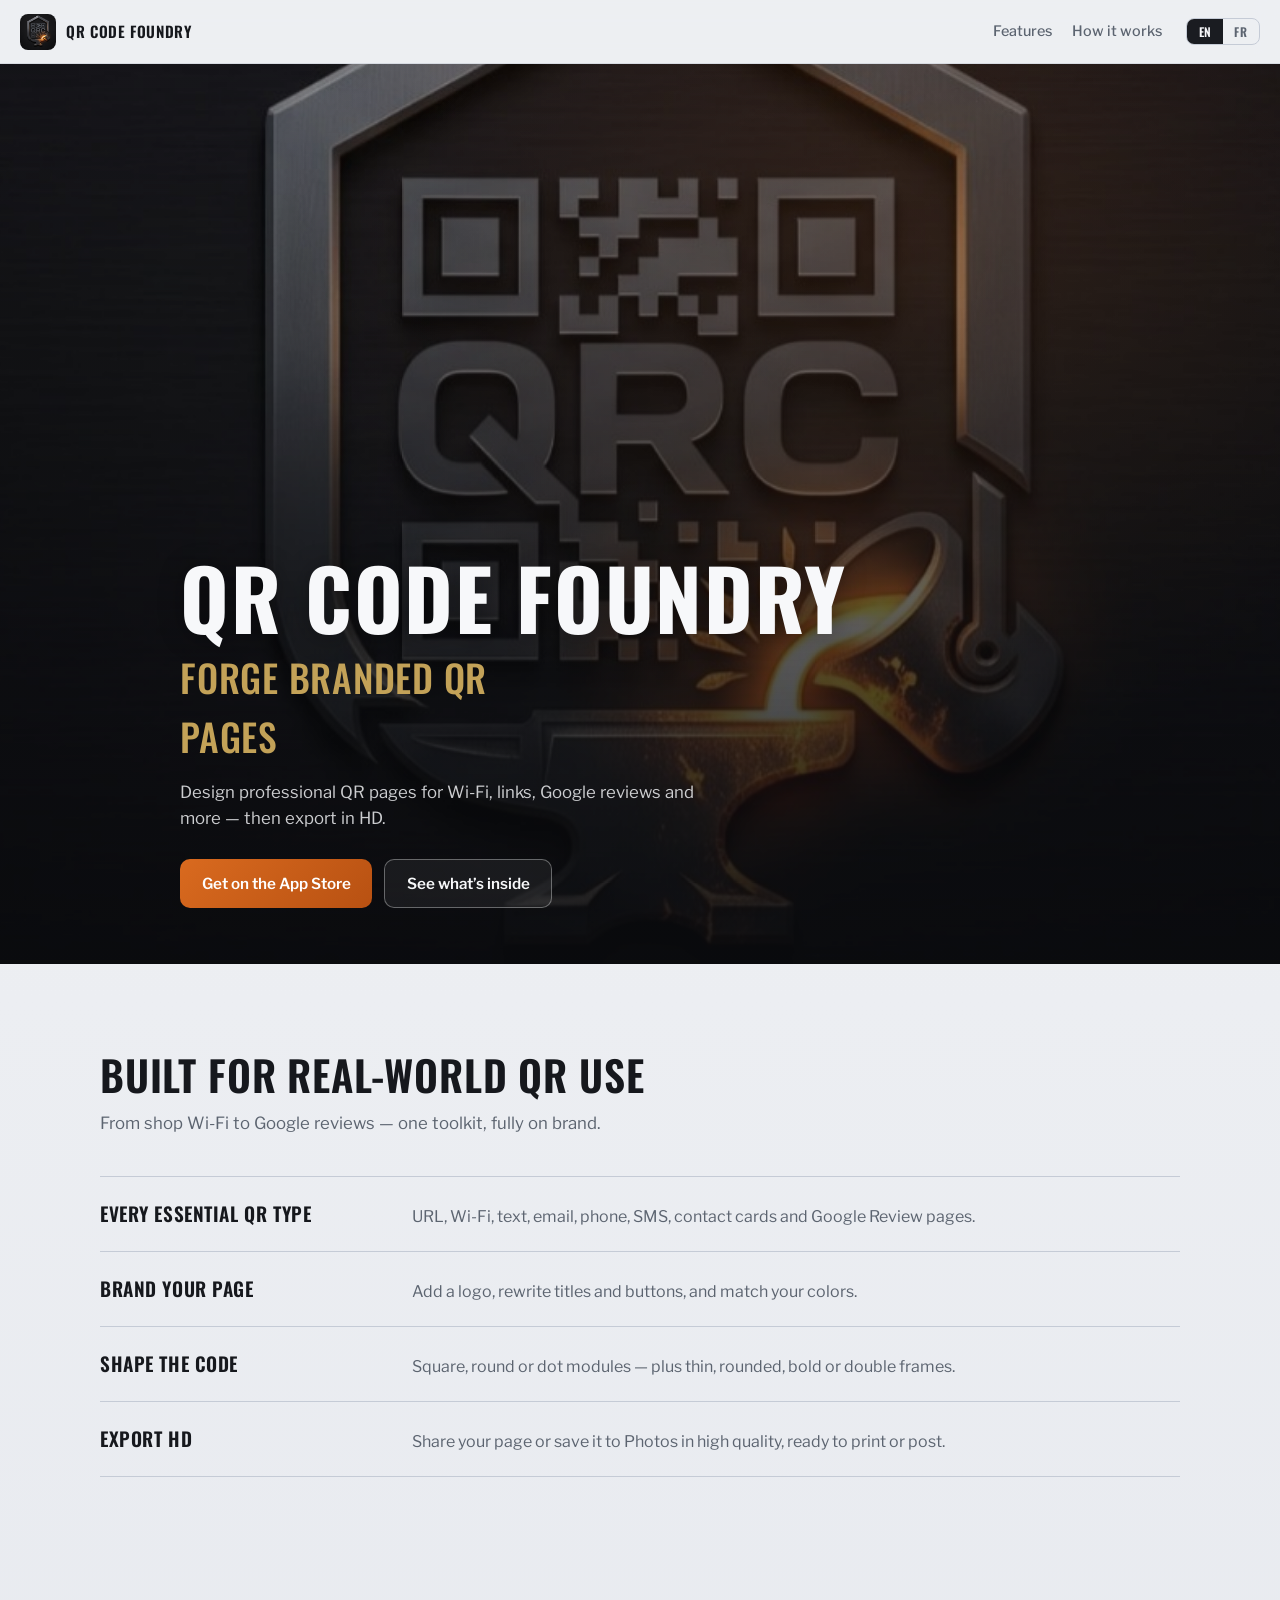
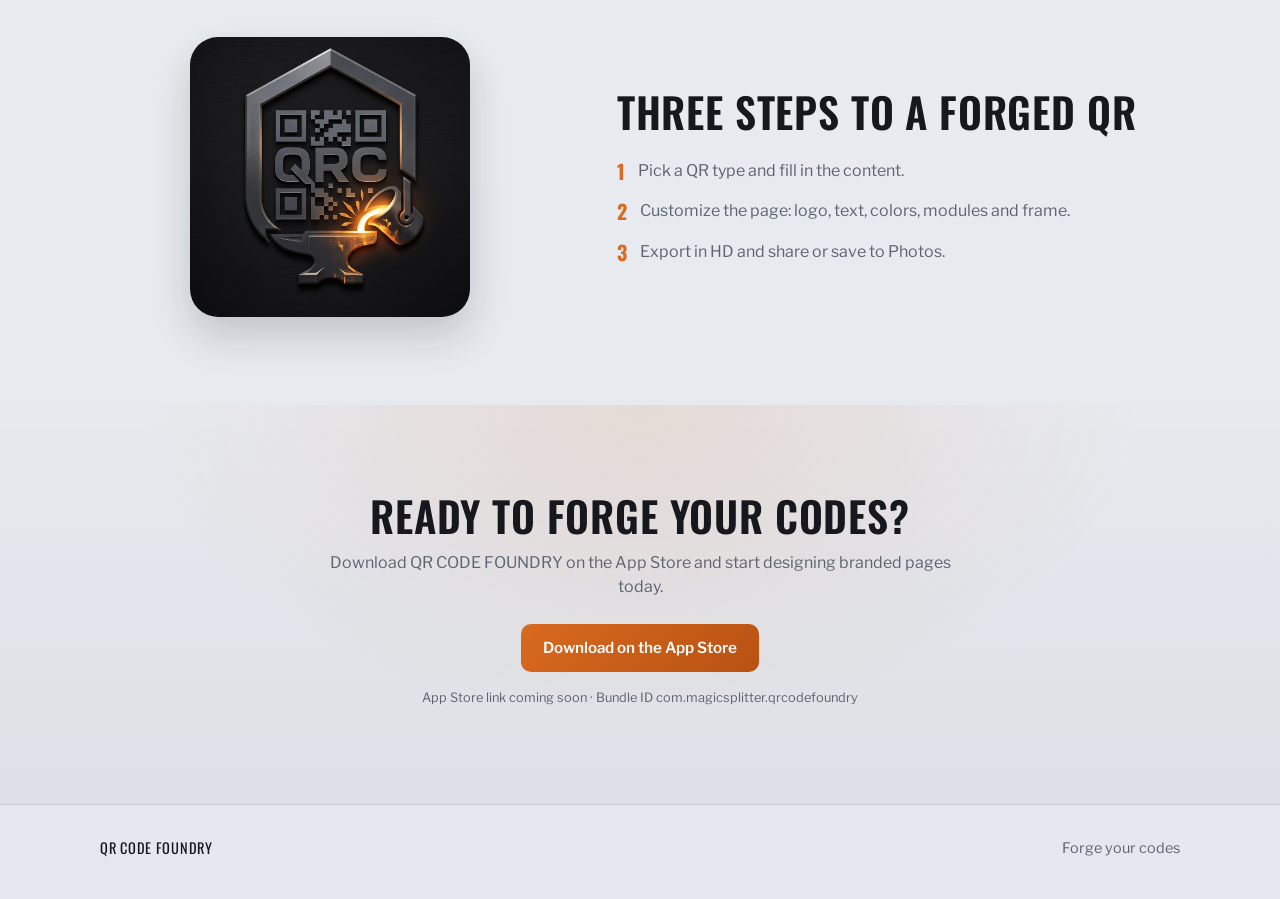
<file: landing/index.html>
<!DOCTYPE html>
<html lang="en">
<head>
  <meta charset="UTF-8" />
  <meta name="viewport" content="width=device-width, initial-scale=1" />
  <title>QR CODE FOUNDRY</title>
  <meta name="description" content="Forge branded QR code pages for iOS — Wi‑Fi, links, Google reviews and more." />
  <link rel="icon" href="assets/icon.png" type="image/png" />
  <link rel="preconnect" href="https://fonts.googleapis.com" />
  <link rel="preconnect" href="https://fonts.gstatic.com" crossorigin />
  <link href="https://fonts.googleapis.com/css2?family=Libre+Franklin:wght@400;500;600&family=Oswald:wght@500;600;700&display=swap" rel="stylesheet" />
  <link rel="stylesheet" href="styles.css" />
</head>
<body>
  <header class="topbar">
    <a class="topbar__brand" href="#top" aria-label="QR CODE FOUNDRY">
      <img src="assets/icon.png" alt="" width="36" height="36" />
      <span data-i18n="brandShort">QR CODE FOUNDRY</span>
    </a>
    <nav class="topbar__nav" aria-label="Primary">
      <a href="#features" data-i18n="nav.features">Features</a>
      <a href="#how" data-i18n="nav.how">How it works</a>
    </nav>
    <div class="lang" role="group" aria-label="Language">
      <button type="button" class="lang__btn is-active" data-lang="en">EN</button>
      <button type="button" class="lang__btn" data-lang="fr">FR</button>
    </div>
  </header>

  <main id="top">
    <section class="hero">
      <div class="hero__media" aria-hidden="true">
        <img src="assets/logo.jpg" alt="" />
        <div class="hero__shade"></div>
      </div>
      <div class="hero__content">
        <p class="hero__brand" data-i18n="brand">QR CODE FOUNDRY</p>
        <h1 data-i18n="hero.title">Forge branded QR pages</h1>
        <p class="hero__lead" data-i18n="hero.lead">
          Design professional QR pages for Wi‑Fi, links, Google reviews and more — then export in HD.
        </p>
        <div class="hero__cta">
          <a class="btn btn--primary" href="#download" data-i18n="hero.cta">Get on the App Store</a>
          <a class="btn btn--ghost" href="#features" data-i18n="hero.secondary">See what’s inside</a>
        </div>
      </div>
    </section>

    <section class="band" id="features">
      <div class="wrap">
        <h2 data-i18n="features.title">Built for real-world QR use</h2>
        <p class="band__sub" data-i18n="features.sub">
          From shop Wi‑Fi to Google reviews — one toolkit, fully on brand.
        </p>
        <ul class="feature-list">
          <li>
            <strong data-i18n="features.f1.title">Every essential QR type</strong>
            <span data-i18n="features.f1.body">URL, Wi‑Fi, text, email, phone, SMS, contact cards and Google Review pages.</span>
          </li>
          <li>
            <strong data-i18n="features.f2.title">Brand your page</strong>
            <span data-i18n="features.f2.body">Add a logo, rewrite titles and buttons, and match your colors.</span>
          </li>
          <li>
            <strong data-i18n="features.f3.title">Shape the code</strong>
            <span data-i18n="features.f3.body">Square, round or dot modules — plus thin, rounded, bold or double frames.</span>
          </li>
          <li>
            <strong data-i18n="features.f4.title">Export HD</strong>
            <span data-i18n="features.f4.body">Share your page or save it to Photos in high quality, ready to print or post.</span>
          </li>
        </ul>
      </div>
    </section>

    <section class="split" id="how">
      <div class="split__visual">
        <img src="assets/icon.png" alt="QR CODE FOUNDRY app icon" />
      </div>
      <div class="split__copy">
        <h2 data-i18n="how.title">Three steps to a forged QR</h2>
        <ol class="steps">
          <li data-i18n="how.s1">Pick a QR type and fill in the content.</li>
          <li data-i18n="how.s2">Customize the page: logo, text, colors, modules and frame.</li>
          <li data-i18n="how.s3">Export in HD and share or save to Photos.</li>
        </ol>
      </div>
    </section>

    <section class="cta-final" id="download">
      <div class="wrap wrap--narrow">
        <h2 data-i18n="final.title">Ready to forge your codes?</h2>
        <p data-i18n="final.lead">Download QR CODE FOUNDRY on the App Store and start designing branded pages today.</p>
        <a class="btn btn--primary" href="#" data-i18n="final.cta">Download on the App Store</a>
        <p class="fine" data-i18n="final.note">App Store link coming soon · Bundle ID com.magicsplitter.qrcodefoundry</p>
      </div>
    </section>
  </main>

  <footer class="footer">
    <div class="wrap footer__row">
      <p data-i18n="footer.brand">QR CODE FOUNDRY</p>
      <p data-i18n="footer.tag">Forge your codes</p>
    </div>
  </footer>

  <script src="i18n.js"></script>
</body>
</html>
</file>
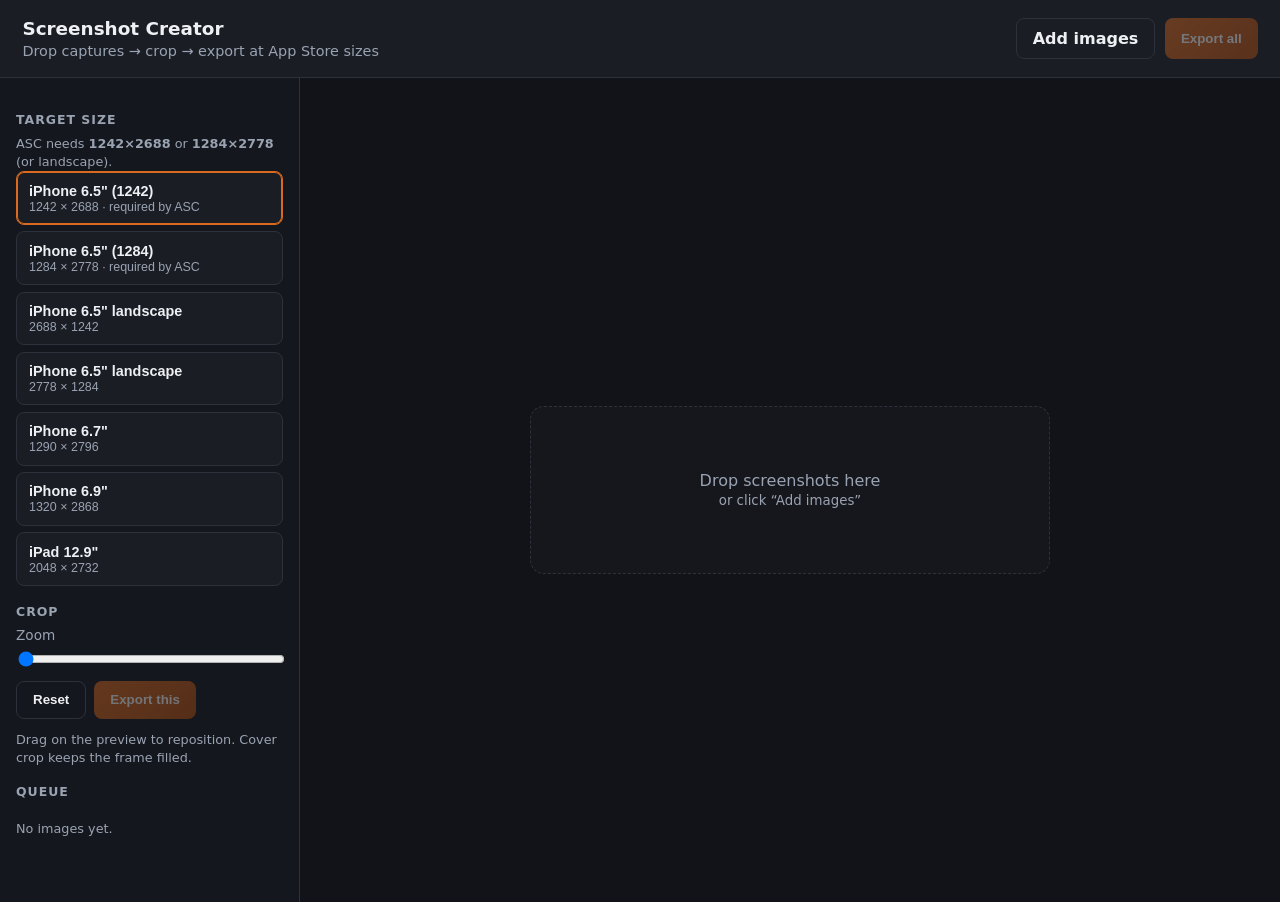
<file: screenshot-creator/index.html>
<!DOCTYPE html>
<html lang="en">
<head>
  <meta charset="UTF-8" />
  <meta name="viewport" content="width=device-width, initial-scale=1" />
  <title>App Store Screenshot Creator</title>
  <link rel="stylesheet" href="styles.css" />
</head>
<body>
  <header class="header">
    <div>
      <h1>Screenshot Creator</h1>
      <p>Drop captures → crop → export at App Store sizes</p>
    </div>
    <div class="header__actions">
      <label class="btn btn--ghost">
        Add images
        <input id="fileInput" type="file" accept="image/*" multiple hidden />
      </label>
      <button id="exportAllBtn" class="btn" type="button" disabled>Export all</button>
    </div>
  </header>

  <main class="layout">
    <aside class="sidebar">
      <h2>Target size</h2>
      <p class="hint" style="margin-top:0">ASC needs <strong>1242×2688</strong> or <strong>1284×2778</strong> (or landscape).</p>
      <div id="sizeList" class="size-list"></div>

      <h2>Crop</h2>
      <label class="field">
        <span>Zoom</span>
        <input id="zoom" type="range" min="1" max="3" step="0.01" value="1" />
      </label>
      <div class="btn-row">
        <button id="resetBtn" class="btn btn--ghost" type="button">Reset</button>
        <button id="exportOneBtn" class="btn" type="button" disabled>Export this</button>
      </div>
      <p class="hint">Drag on the preview to reposition. Cover crop keeps the frame filled.</p>

      <h2>Queue</h2>
      <div id="queue" class="queue"></div>
    </aside>

    <section class="stage">
      <div id="dropzone" class="dropzone">
        <p>Drop screenshots here<br /><small>or click “Add images”</small></p>
      </div>
      <div id="previewWrap" class="preview-wrap is-hidden">
        <canvas id="preview"></canvas>
        <div class="preview-meta">
          <span id="metaName">—</span>
          <span id="metaSize">—</span>
        </div>
      </div>
    </section>
  </main>

  <script src="app.js"></script>
</body>
</html>
</file>
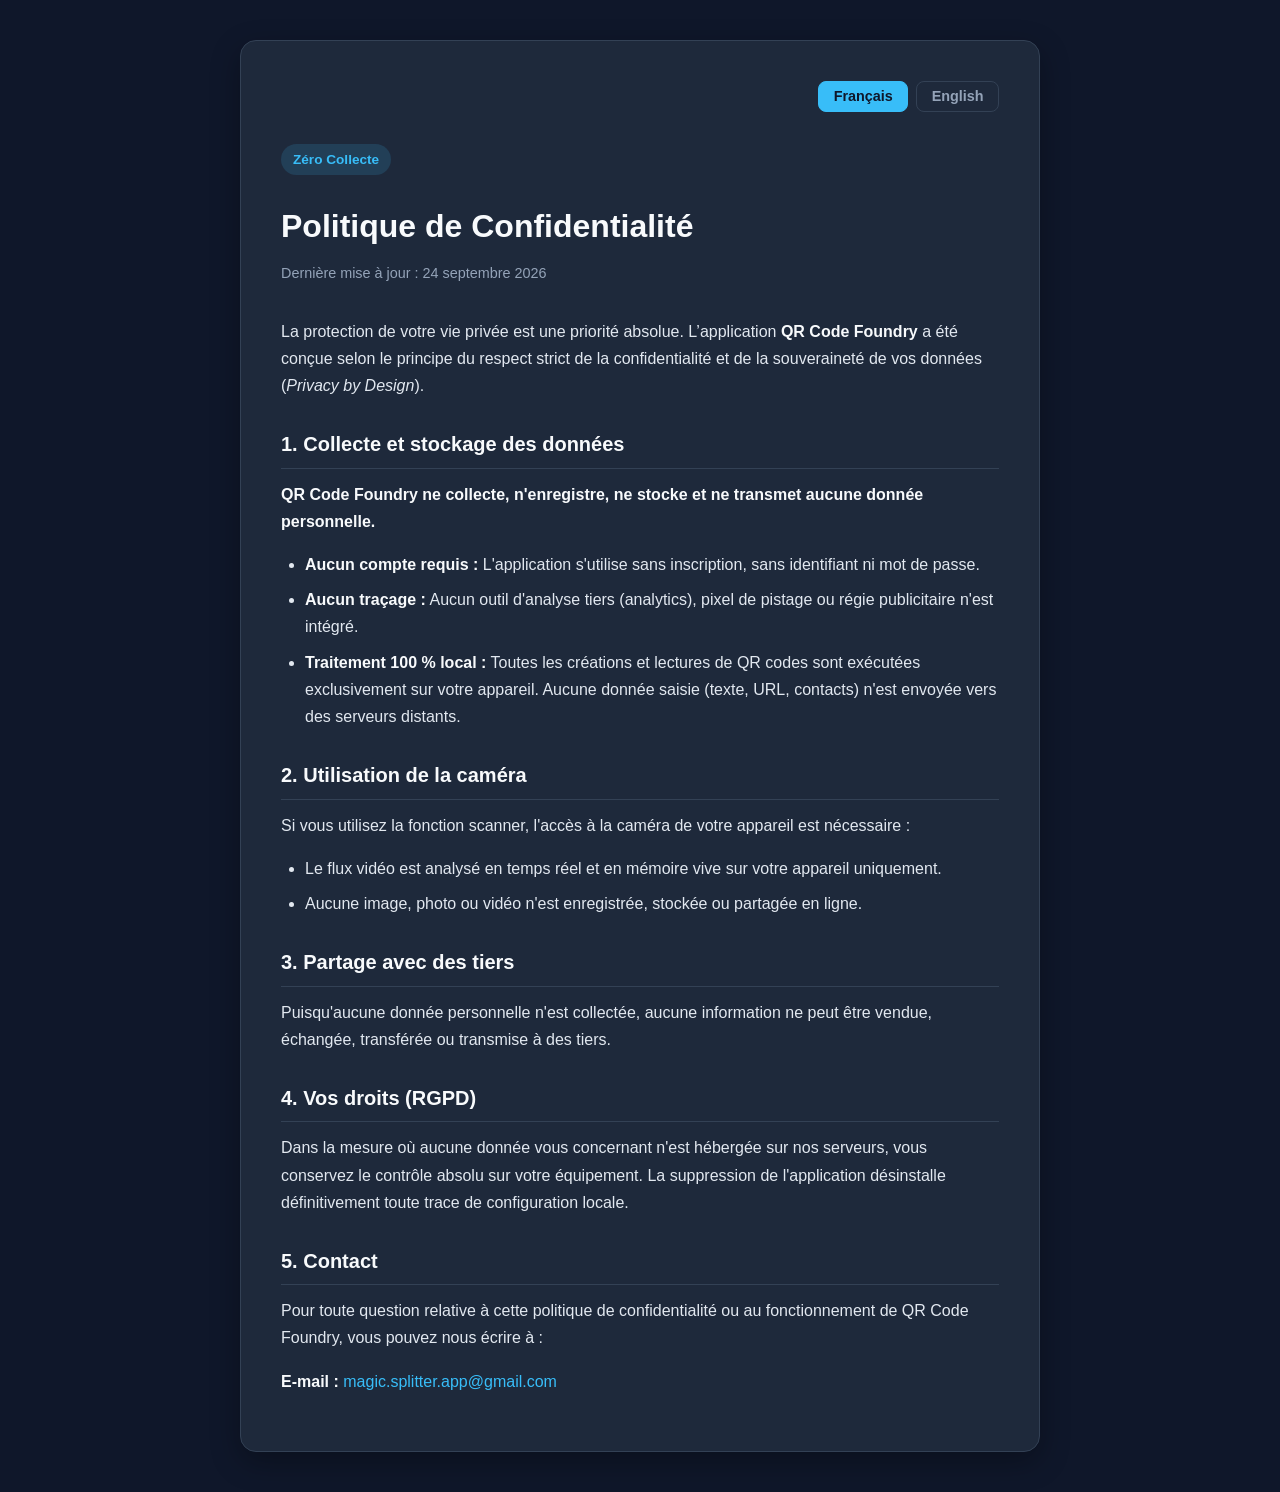
<file: privacy.html>
<!DOCTYPE html>
<html lang="fr">
<head>
  <meta charset="UTF-8" />
  <meta name="viewport" content="width=device-width, initial-scale=1.0" />
  <title>QR Code Foundry - Privacy Policy / Politique de Confidentialité</title>
  <style>
    :root {
      --bg: #0f172a;
      --card-bg: #1e293b;
      --text: #e2e8f0;
      --text-muted: #94a3b8;
      --accent: #38bdf8;
      --border: #334155;
    }

    * {
      box-sizing: border-box;
      margin: 0;
      padding: 0;
    }

    body {
      font-family: -apple-system, BlinkMacSystemFont, "Segoe UI", Roboto, Helvetica, Arial, sans-serif;
      background-color: var(--bg);
      color: var(--text);
      line-height: 1.7;
      padding: 2.5rem 1rem;
      display: flex;
      justify-content: center;
    }

    .container {
      max-width: 800px;
      width: 100%;
      background: var(--card-bg);
      border: 1px solid var(--border);
      border-radius: 16px;
      padding: 2.5rem;
      box-shadow: 0 10px 30px rgba(0, 0, 0, 0.3);
    }

    /* Switch de langue */
    .lang-switcher {
      display: flex;
      justify-content: flex-end;
      gap: 0.5rem;
      margin-bottom: 2rem;
    }

    .lang-btn {
      background: transparent;
      border: 1px solid var(--border);
      color: var(--text-muted);
      padding: 0.4rem 0.9rem;
      border-radius: 8px;
      font-size: 0.9rem;
      font-weight: 600;
      cursor: pointer;
      transition: all 0.2s ease;
    }

    .lang-btn:hover {
      color: var(--text);
      border-color: var(--accent);
    }

    .lang-btn.active {
      background: var(--accent);
      color: #0f172a;
      border-color: var(--accent);
    }

    h1 {
      font-size: 2rem;
      font-weight: 800;
      color: #f8fafc;
      margin-bottom: 0.5rem;
    }

    .badge {
      display: inline-block;
      background: rgba(56, 189, 248, 0.15);
      color: var(--accent);
      padding: 0.25rem 0.75rem;
      border-radius: 9999px;
      font-size: 0.85rem;
      font-weight: 600;
      margin-bottom: 1.5rem;
    }

    .last-updated {
      font-size: 0.9rem;
      color: var(--text-muted);
      margin-bottom: 2rem;
    }

    h2 {
      font-size: 1.25rem;
      color: #f8fafc;
      margin-top: 1.75rem;
      margin-bottom: 0.75rem;
      border-bottom: 1px solid var(--border);
      padding-bottom: 0.4rem;
    }

    p {
      margin-bottom: 1rem;
      color: var(--text);
    }

    ul {
      margin-left: 1.5rem;
      margin-bottom: 1.25rem;
      color: var(--text);
    }

    li {
      margin-bottom: 0.5rem;
    }

    strong {
      color: #f8fafc;
    }

    a {
      color: var(--accent);
      text-decoration: none;
    }

    a:hover {
      text-decoration: underline;
    }

    .hidden {
      display: none;
    }

    @media (max-width: 600px) {
      body {
        padding: 1rem;
      }
      .container {
        padding: 1.5rem;
      }
      h1 {
        font-size: 1.5rem;
      }
    }
  </style>
</head>
<body>

  <div class="container">
    <!-- Boutons de langue -->
    <div class="lang-switcher">
      <button class="lang-btn active" onclick="setLang('fr')">Français</button>
      <button class="lang-btn" onclick="setLang('en')">English</button>
    </div>

    <!-- VERSION FRANÇAISE -->
    <div id="content-fr">
      <span class="badge">Zéro Collecte</span>
      <h1>Politique de Confidentialité</h1>
      <p class="last-updated">Dernière mise à jour : 24 septembre 2026</p>

      <p>La protection de votre vie privée est une priorité absolue. L’application <strong>QR Code Foundry</strong> a été conçue selon le principe du respect strict de la confidentialité et de la souveraineté de vos données (<em>Privacy by Design</em>).</p>

      <h2>1. Collecte et stockage des données</h2>
      <p><strong>QR Code Foundry ne collecte, n'enregistre, ne stocke et ne transmet aucune donnée personnelle.</strong></p>
      <ul>
        <li><strong>Aucun compte requis :</strong> L'application s'utilise sans inscription, sans identifiant ni mot de passe.</li>
        <li><strong>Aucun traçage :</strong> Aucun outil d'analyse tiers (analytics), pixel de pistage ou régie publicitaire n'est intégré.</li>
        <li><strong>Traitement 100 % local :</strong> Toutes les créations et lectures de QR codes sont exécutées exclusivement sur votre appareil. Aucune donnée saisie (texte, URL, contacts) n'est envoyée vers des serveurs distants.</li>
      </ul>

      <h2>2. Utilisation de la caméra</h2>
      <p>Si vous utilisez la fonction scanner, l'accès à la caméra de votre appareil est nécessaire :</p>
      <ul>
        <li>Le flux vidéo est analysé en temps réel et en mémoire vive sur votre appareil uniquement.</li>
        <li>Aucune image, photo ou vidéo n'est enregistrée, stockée ou partagée en ligne.</li>
      </ul>

      <h2>3. Partage avec des tiers</h2>
      <p>Puisqu'aucune donnée personnelle n'est collectée, aucune information ne peut être vendue, échangée, transférée ou transmise à des tiers.</p>

      <h2>4. Vos droits (RGPD)</h2>
      <p>Dans la mesure où aucune donnée vous concernant n'est hébergée sur nos serveurs, vous conservez le contrôle absolu sur votre équipement. La suppression de l'application désinstalle définitivement toute trace de configuration locale.</p>

      <h2>5. Contact</h2>
      <p>Pour toute question relative à cette politique de confidentialité ou au fonctionnement de QR Code Foundry, vous pouvez nous écrire à :</p>
      <p><strong>E-mail :</strong> <a href="mailto:magic.splitter.app@gmail.com">magic.splitter.app@gmail.com</a></p>
    </div>

    <!-- VERSION ANGLAISE -->
    <div id="content-en" class="hidden">
      <span class="badge">Zero Data Collection</span>
      <h1>Privacy Policy</h1>
      <p class="last-updated">Last Updated: September 24, 2026</p>

      <p>Your privacy is of paramount importance. The <strong>QR Code Foundry</strong> app is built following the principles of <em>Privacy by Design</em> and complete user data sovereignty.</p>

      <h2>1. Data Collection & Storage</h2>
      <p><strong>QR Code Foundry does not collect, track, store, or transmit any personal data.</strong></p>
      <ul>
        <li><strong>No Account Required:</strong> You do not need to register, sign in, or provide any credentials to use the application.</li>
        <li><strong>No Analytics or Trackers:</strong> No third-party analytics libraries, advertising trackers, or telemetry SDKs are embedded.</li>
        <li><strong>100% Local Processing:</strong> All QR code generation and decoding happen strictly on your device. Any text, link, or information entered remains entirely local and is never uploaded to any remote server.</li>
      </ul>

      <h2>2. Camera Access</h2>
      <p>If you use the built-in scanner, camera permission is required:</p>
      <ul>
        <li>The video stream is processed in real time in volatile device memory (RAM) solely for instant barcode decoding.</li>
        <li>No pictures, video feeds, or frames are ever saved, stored, or transmitted over the internet.</li>
      </ul>

      <h2>3. Third-Party Sharing</h2>
      <p>Because no personal data is collected in the first place, no user information is sold, rented, shared, or transferred to any third party under any circumstances.</p>

      <h2>4. Compliance (GDPR / CCPA)</h2>
      <p>Since we do not host, store, or process any of your personal data on external servers, there are no remote records to delete or modify. You retain full control on your device; removing the app deletes any local configuration.</p>

      <h2>5. Contact</h2>
      <p>If you have any questions or inquiries regarding this Privacy Policy, you can reach out directly via:</p>
      <p><strong>Email:</strong> <a href="mailto:magic.splitter.app@gmail.com">magic.splitter.app@gmail.com</a></p>
    </div>
  </div>

  <script>
    function setLang(lang) {
      const frContent = document.getElementById('content-fr');
      const enContent = document.getElementById('content-en');
      const buttons = document.querySelectorAll('.lang-btn');

      if (lang === 'fr') {
        frContent.classList.remove('hidden');
        enContent.classList.add('hidden');
        buttons[0].classList.add('active');
        buttons[1].classList.remove('active');
        document.documentElement.lang = 'fr';
      } else {
        enContent.classList.remove('hidden');
        frContent.classList.add('hidden');
        buttons[1].classList.add('active');
        buttons[0].classList.remove('active');
        document.documentElement.lang = 'en';
      }
    }
  </script>
</body>
</html>
</file>
<file: landing/styles.css>
:root {
  --ink: #16181d;
  --ink-muted: #5c6470;
  --paper: #eceef2;
  --paper-2: #dfe3ea;
  --steel: #c5cbd6;
  --charcoal: #1a1c21;
  --gold: #b8913a;
  --molten: #d96a1f;
  --white: #f7f8fa;
  --font-display: "Oswald", "Arial Narrow", sans-serif;
  --font-body: "Libre Franklin", "Helvetica Neue", sans-serif;
  --ease: cubic-bezier(0.22, 1, 0.36, 1);
}

*,
*::before,
*::after {
  box-sizing: border-box;
}

html {
  scroll-behavior: smooth;
}

body {
  margin: 0;
  font-family: var(--font-body);
  color: var(--ink);
  background:
    linear-gradient(180deg, #f3f4f7 0%, var(--paper) 40%, #e4e7ed 100%);
  line-height: 1.55;
  -webkit-font-smoothing: antialiased;
}

img {
  max-width: 100%;
  display: block;
}

a {
  color: inherit;
  text-decoration: none;
}

.wrap {
  width: min(1080px, calc(100% - 2.5rem));
  margin-inline: auto;
}

.wrap--narrow {
  width: min(640px, calc(100% - 2.5rem));
  text-align: center;
}

/* Top bar */
.topbar {
  position: sticky;
  top: 0;
  z-index: 20;
  display: flex;
  align-items: center;
  gap: 1rem;
  padding: 0.85rem 1.25rem;
  background: color-mix(in srgb, var(--paper) 88%, transparent);
  backdrop-filter: blur(12px);
  border-bottom: 1px solid color-mix(in srgb, var(--steel) 55%, transparent);
}

.topbar__brand {
  display: inline-flex;
  align-items: center;
  gap: 0.65rem;
  font-family: var(--font-display);
  font-weight: 600;
  letter-spacing: 0.04em;
  text-transform: uppercase;
  font-size: 0.95rem;
}

.topbar__brand img {
  width: 36px;
  height: 36px;
  border-radius: 8px;
  object-fit: cover;
}

.topbar__nav {
  display: none;
  gap: 1.25rem;
  margin-left: auto;
  margin-right: 0.5rem;
  font-size: 0.9rem;
  font-weight: 500;
  color: var(--ink-muted);
}

.topbar__nav a:hover {
  color: var(--ink);
}

.lang {
  display: inline-flex;
  border: 1px solid var(--steel);
  border-radius: 8px;
  overflow: hidden;
  margin-left: auto;
}

.topbar__nav + .lang {
  margin-left: 0;
}

.lang__btn {
  border: 0;
  background: transparent;
  padding: 0.4rem 0.7rem;
  font: 600 0.75rem/1 var(--font-display);
  letter-spacing: 0.06em;
  color: var(--ink-muted);
  cursor: pointer;
}

.lang__btn.is-active {
  background: var(--charcoal);
  color: var(--white);
}

/* Hero */
.hero {
  position: relative;
  min-height: 100svh;
  display: grid;
  align-items: end;
  overflow: hidden;
  color: var(--white);
}

.hero__media {
  position: absolute;
  inset: 0;
}

.hero__media img {
  width: 100%;
  height: 100%;
  object-fit: cover;
  object-position: center 30%;
  transform: scale(1.04);
  animation: heroZoom 8s var(--ease) both;
}

.hero__shade {
  position: absolute;
  inset: 0;
  background:
    linear-gradient(180deg, rgba(10, 11, 14, 0.25) 0%, rgba(10, 11, 14, 0.55) 45%, rgba(10, 11, 14, 0.92) 100%),
    radial-gradient(ellipse at 70% 20%, rgba(217, 106, 31, 0.22), transparent 50%);
}

.hero__content {
  position: relative;
  z-index: 1;
  width: min(920px, calc(100% - 2.5rem));
  margin: 0 auto;
  padding: 6.5rem 0 3.5rem;
  animation: rise 0.9s var(--ease) 0.15s both;
}

.hero__brand {
  margin: 0 0 0.75rem;
  font-family: var(--font-display);
  font-size: clamp(2.4rem, 8vw, 5.2rem);
  font-weight: 700;
  line-height: 0.95;
  letter-spacing: 0.02em;
  text-transform: uppercase;
  color: var(--white);
  text-shadow: 0 2px 24px rgba(0, 0, 0, 0.35);
}

.hero h1 {
  margin: 0 0 0.85rem;
  max-width: 16ch;
  font-family: var(--font-display);
  font-size: clamp(1.55rem, 3.6vw, 2.35rem);
  font-weight: 500;
  letter-spacing: 0.02em;
  text-transform: uppercase;
  color: color-mix(in srgb, var(--gold) 85%, white);
}

.hero__lead {
  margin: 0 0 1.75rem;
  max-width: 34rem;
  font-size: 1.05rem;
  color: rgba(247, 248, 250, 0.82);
}

.hero__cta {
  display: flex;
  flex-wrap: wrap;
  gap: 0.75rem;
}

.btn {
  display: inline-flex;
  align-items: center;
  justify-content: center;
  min-height: 3rem;
  padding: 0.75rem 1.35rem;
  border-radius: 10px;
  font-weight: 600;
  font-size: 0.95rem;
  transition: transform 0.2s var(--ease), background 0.2s ease, color 0.2s ease;
}

.btn:hover {
  transform: translateY(-1px);
}

.btn--primary {
  background: linear-gradient(135deg, var(--molten), #b85112);
  color: #fff;
}

.btn--ghost {
  border: 1px solid rgba(247, 248, 250, 0.35);
  color: var(--white);
  background: rgba(255, 255, 255, 0.06);
}

.cta-final .btn--ghost,
.cta-final .btn--primary {
  /* keep primary style */
}

/* Sections */
.band {
  padding: 5.5rem 0;
}

.band h2,
.split__copy h2,
.cta-final h2 {
  margin: 0 0 0.75rem;
  font-family: var(--font-display);
  font-size: clamp(1.8rem, 3.5vw, 2.6rem);
  font-weight: 600;
  letter-spacing: 0.02em;
  text-transform: uppercase;
  line-height: 1.1;
}

.band__sub {
  margin: 0 0 2.5rem;
  max-width: 36rem;
  color: var(--ink-muted);
  font-size: 1.05rem;
}

.feature-list {
  list-style: none;
  margin: 0;
  padding: 0;
  display: grid;
  gap: 0;
  border-top: 1px solid var(--steel);
}

.feature-list li {
  display: grid;
  gap: 0.35rem;
  padding: 1.35rem 0;
  border-bottom: 1px solid var(--steel);
  animation: rise 0.7s var(--ease) both;
}

.feature-list li:nth-child(2) { animation-delay: 0.05s; }
.feature-list li:nth-child(3) { animation-delay: 0.1s; }
.feature-list li:nth-child(4) { animation-delay: 0.15s; }

.feature-list strong {
  font-family: var(--font-display);
  font-size: 1.2rem;
  font-weight: 600;
  letter-spacing: 0.03em;
  text-transform: uppercase;
}

.feature-list span {
  color: var(--ink-muted);
  max-width: 40rem;
}

.split {
  display: grid;
  gap: 2rem;
  width: min(1080px, calc(100% - 2.5rem));
  margin: 0 auto;
  padding: 4.5rem 0 5.5rem;
  align-items: center;
}

.split__visual {
  justify-self: center;
}

.split__visual img {
  width: min(280px, 70vw);
  border-radius: 28px;
  box-shadow: 0 18px 40px rgba(22, 24, 29, 0.18);
}

.steps {
  margin: 1.5rem 0 0;
  padding: 0;
  list-style: none;
  counter-reset: step;
  display: grid;
  gap: 1rem;
}

.steps li {
  counter-increment: step;
  display: grid;
  grid-template-columns: auto 1fr;
  gap: 0.85rem;
  align-items: start;
  color: var(--ink-muted);
}

.steps li::before {
  content: counter(step);
  font-family: var(--font-display);
  font-weight: 700;
  color: var(--molten);
  font-size: 1.25rem;
  line-height: 1.2;
}

.cta-final {
  padding: 5.5rem 0 4.5rem;
  background:
    radial-gradient(ellipse at 50% 0%, rgba(217, 106, 31, 0.12), transparent 55%),
    linear-gradient(180deg, transparent, rgba(26, 28, 33, 0.04));
}

.cta-final p {
  margin: 0 0 1.5rem;
  color: var(--ink-muted);
}

.fine {
  margin-top: 1rem !important;
  font-size: 0.8rem;
  color: var(--ink-muted);
}

.footer {
  padding: 2rem 0 2.5rem;
  border-top: 1px solid var(--steel);
}

.footer__row {
  display: flex;
  flex-wrap: wrap;
  justify-content: space-between;
  gap: 0.75rem;
  font-size: 0.9rem;
  color: var(--ink-muted);
}

.footer__row p:first-child {
  font-family: var(--font-display);
  letter-spacing: 0.05em;
  text-transform: uppercase;
  color: var(--ink);
  margin: 0;
}

.footer__row p {
  margin: 0;
}

@keyframes rise {
  from {
    opacity: 0;
    transform: translateY(18px);
  }
  to {
    opacity: 1;
    transform: translateY(0);
  }
}

@keyframes heroZoom {
  from { transform: scale(1.08); }
  to { transform: scale(1.02); }
}

@media (min-width: 800px) {
  .topbar__nav {
    display: inline-flex;
  }

  .topbar__brand {
    margin-right: auto;
  }

  .lang {
    margin-left: 0;
  }

  .split {
    grid-template-columns: 0.9fr 1.1fr;
    gap: 3.5rem;
  }

  .feature-list li {
    grid-template-columns: minmax(12rem, 18rem) 1fr;
    gap: 1.5rem;
    align-items: baseline;
  }
}

@media (prefers-reduced-motion: reduce) {
  html { scroll-behavior: auto; }
  .hero__media img,
  .hero__content,
  .feature-list li {
    animation: none;
  }
}
</file>
<file: screenshot-creator/styles.css>
:root {
  --bg: #111318;
  --panel: #1a1d24;
  --line: #2c313c;
  --text: #eef0f4;
  --muted: #9aa3b2;
  --accent: #d96a1f;
  --accent-2: #b8913a;
}

* { box-sizing: border-box; }

body {
  margin: 0;
  font-family: "SF Pro Text", "Segoe UI", system-ui, sans-serif;
  background: var(--bg);
  color: var(--text);
  min-height: 100vh;
}

.header {
  display: flex;
  justify-content: space-between;
  gap: 1rem;
  align-items: center;
  padding: 1.1rem 1.4rem;
  border-bottom: 1px solid var(--line);
  background: var(--panel);
}

.header h1 {
  margin: 0;
  font-size: 1.15rem;
}

.header p {
  margin: 0.2rem 0 0;
  color: var(--muted);
  font-size: 0.9rem;
}

.header__actions {
  display: flex;
  gap: 0.6rem;
}

.btn {
  border: 0;
  border-radius: 8px;
  padding: 0.65rem 1rem;
  background: linear-gradient(135deg, var(--accent), #b85112);
  color: white;
  font-weight: 600;
  cursor: pointer;
}

.btn:disabled {
  opacity: 0.4;
  cursor: not-allowed;
}

.btn--ghost {
  background: transparent;
  border: 1px solid var(--line);
  color: var(--text);
}

.layout {
  display: grid;
  grid-template-columns: 300px 1fr;
  min-height: calc(100vh - 76px);
}

.sidebar {
  padding: 1rem;
  border-right: 1px solid var(--line);
  background: #14171d;
  overflow: auto;
}

.sidebar h2 {
  margin: 1.1rem 0 0.55rem;
  font-size: 0.78rem;
  letter-spacing: 0.08em;
  text-transform: uppercase;
  color: var(--muted);
}

.size-list {
  display: grid;
  gap: 0.4rem;
}

.size-btn {
  text-align: left;
  border: 1px solid var(--line);
  background: var(--panel);
  color: var(--text);
  border-radius: 8px;
  padding: 0.65rem 0.75rem;
  cursor: pointer;
}

.size-btn strong {
  display: block;
  font-size: 0.9rem;
}

.size-btn span {
  color: var(--muted);
  font-size: 0.78rem;
}

.size-btn.is-active {
  border-color: var(--accent);
  box-shadow: inset 0 0 0 1px var(--accent);
}

.field {
  display: grid;
  gap: 0.35rem;
  font-size: 0.85rem;
  color: var(--muted);
}

.field input {
  width: 100%;
}

.btn-row {
  display: flex;
  gap: 0.5rem;
  margin-top: 0.75rem;
}

.hint {
  margin: 0.75rem 0 0;
  font-size: 0.8rem;
  color: var(--muted);
  line-height: 1.4;
}

.queue {
  display: grid;
  gap: 0.4rem;
}

.queue-item {
  display: grid;
  grid-template-columns: 44px 1fr auto;
  gap: 0.55rem;
  align-items: center;
  border: 1px solid var(--line);
  border-radius: 8px;
  padding: 0.4rem;
  background: var(--panel);
  cursor: pointer;
}

.queue-item.is-active {
  border-color: var(--accent-2);
}

.queue-item img {
  width: 44px;
  height: 44px;
  object-fit: cover;
  border-radius: 5px;
  background: #000;
}

.queue-item p {
  margin: 0;
  font-size: 0.78rem;
  overflow: hidden;
  text-overflow: ellipsis;
  white-space: nowrap;
}

.queue-item button {
  border: 0;
  background: transparent;
  color: var(--muted);
  cursor: pointer;
  font-size: 1rem;
}

.stage {
  display: grid;
  place-items: center;
  padding: 1.25rem;
}

.dropzone {
  width: min(520px, 90%);
  border: 1.5px dashed var(--line);
  border-radius: 14px;
  padding: 3rem 1.5rem;
  text-align: center;
  color: var(--muted);
  background: rgba(255, 255, 255, 0.02);
}

.dropzone.is-drag {
  border-color: var(--accent);
  color: var(--text);
}

.preview-wrap {
  width: 100%;
  height: 100%;
  display: grid;
  place-items: center;
  gap: 0.75rem;
}

.preview-wrap.is-hidden,
.dropzone.is-hidden {
  display: none;
}

#preview {
  max-width: min(420px, 92vw);
  max-height: calc(100vh - 160px);
  border-radius: 18px;
  background: #000;
  cursor: grab;
  touch-action: none;
  box-shadow: 0 20px 50px rgba(0, 0, 0, 0.45);
}

#preview:active {
  cursor: grabbing;
}

.preview-meta {
  display: flex;
  gap: 1rem;
  color: var(--muted);
  font-size: 0.85rem;
}

@media (max-width: 860px) {
  .layout {
    grid-template-columns: 1fr;
  }

  .sidebar {
    border-right: 0;
    border-bottom: 1px solid var(--line);
  }
}
</file>
